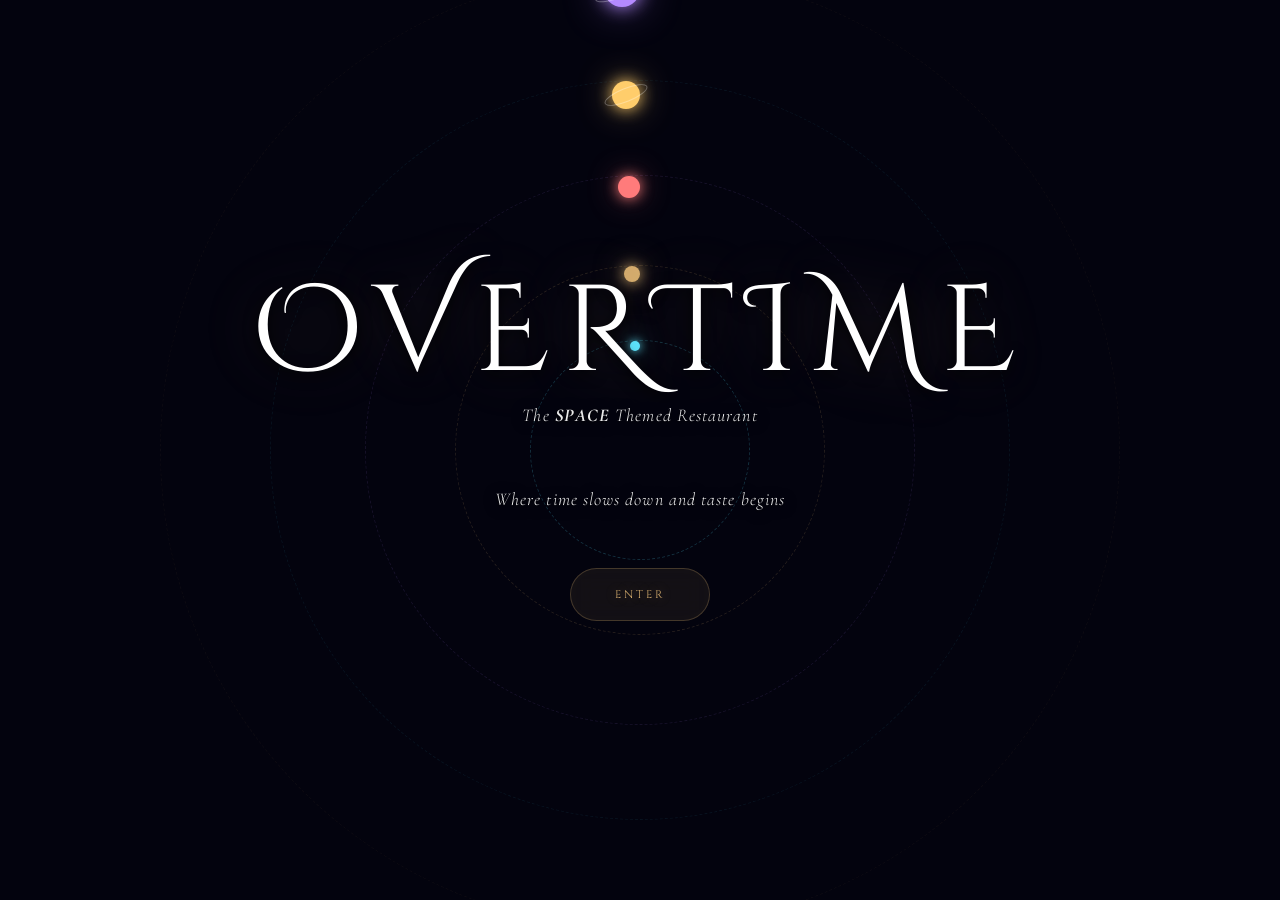
<file: index.html>
<!DOCTYPE html>

<html>

<head>
    <title>Overtime</title>
    <link rel="stylesheet" href="style.css">
    <meta name="viewport" content="width=device-width, initial-scale=1.0">
</head>

<body class="welcome-page">


    <!-- SPACE ORBITS -->
    <div class="space-bg">

        <div class="orbit orbit1">
            <div class="planet p1"></div>
        </div>
        <div class="orbit orbit2">
            <div class="planet p2"></div>
        </div>
        <div class="orbit orbit3">
            <div class="planet p3"></div>
        </div>
        <div class="orbit orbit4">
            <div class="planet p4"></div>
        </div>
        <div class="orbit orbit5">
            <div class="planet p5"></div>
        </div>

    </div>

    <!-- STARS -->
    <div class="stars"></div>

    <!-- FLOATING PARTICLES -->
    <div class="particles"></div>

    <!-- OVERLAY -->
    <div class="overlay"></div>

    <!-- MAIN CONTENT -->
    <div class="welcome-container">
        <h1>Overtime</h1>
        <p>The <b>SPACE</b> Themed Restaurant</p>
        <p>Where time slows down and taste begins</p>
        <a href="home.html" class="enter-btn">Enter</a>
    </div>


</body>

</html>
</file>
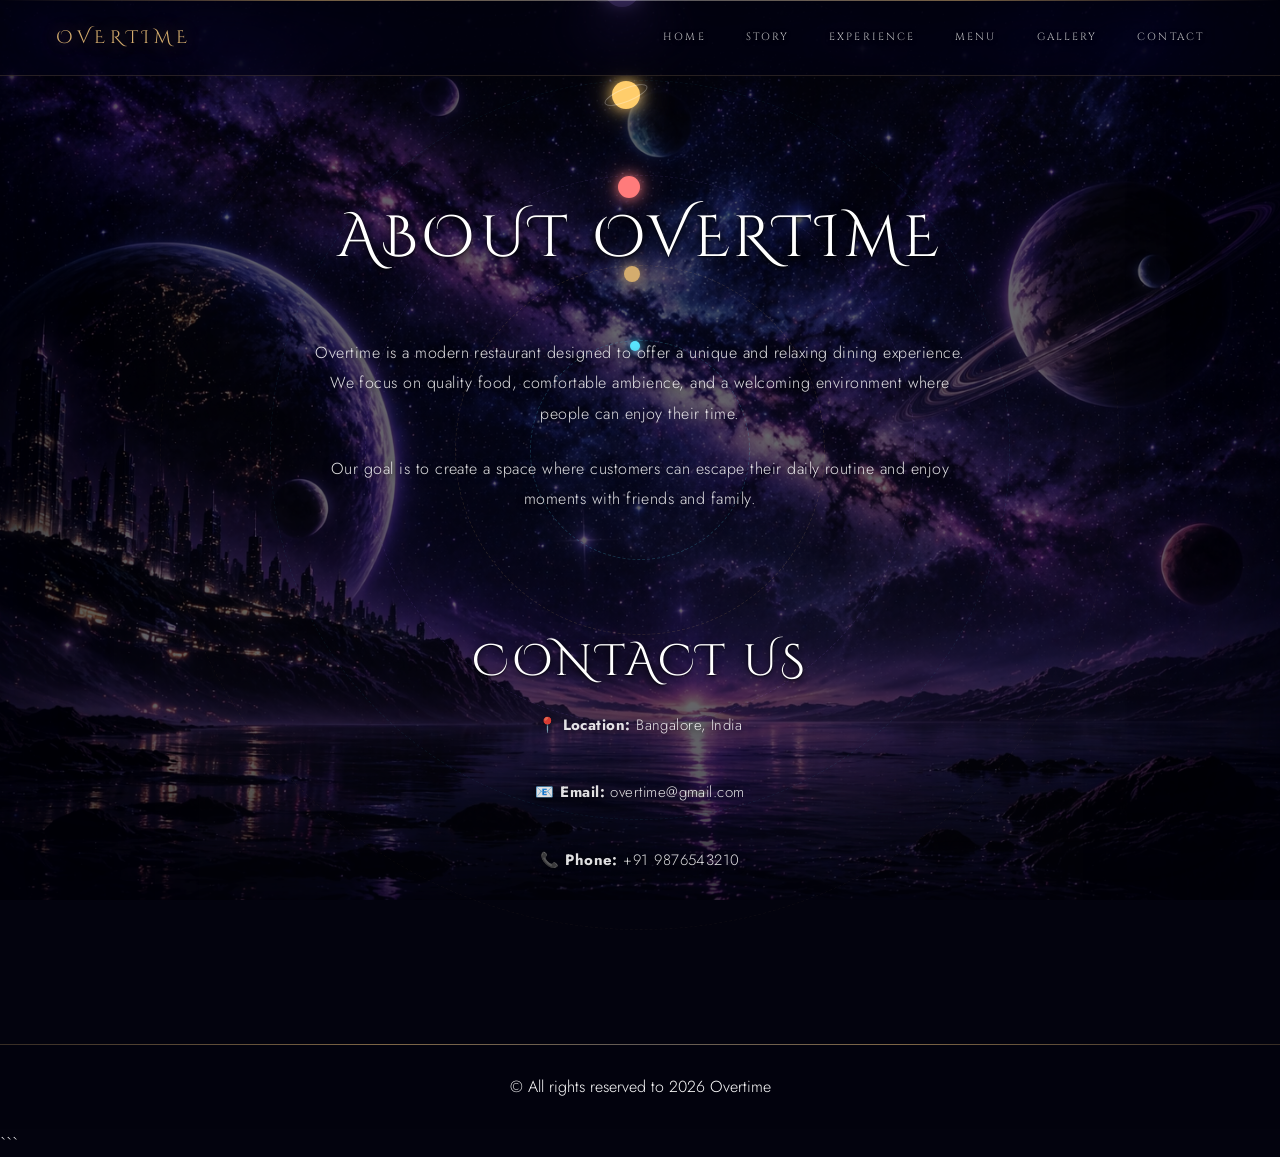
<file: about.html>
<!DOCTYPE html>

<html>

<head>
    <title>Overtime - About</title>
    <link href="https://fonts.googleapis.com/css2?family=Poppins:wght@300;400;600&display=swap" rel="stylesheet">
    <link rel="stylesheet" href="style.css">
    <meta name="viewport" content="width=device-width, initial-scale=1.0">

</head>

<body class="about-page-body">

    ```
    <!-- SPACE BACKGROUND -->
    <div class="space-bg">
        <div class="orbit orbit1">
            <div class="planet p1"></div>
        </div>
        <div class="orbit orbit2">
            <div class="planet p2"></div>
        </div>
        <div class="orbit orbit3">
            <div class="planet p3"></div>
        </div>
        <div class="orbit orbit4">
            <div class="planet p4"></div>
        </div>
        <div class="orbit orbit5">
            <div class="planet p5"></div>
        </div>
    </div>

    <div class="stars"></div>
    <div class="page-bg"></div>
    <div class="overlay"></div>

    <!-- NAVBAR -->
    <header class="navbar">
        <h1 class="logo">Overtime</h1>
        <nav>
            <a href="home.html">Home</a>
            <a href="story.html">Story</a>
            <a href="experience.html">Experience</a>
            <a href="menu.html">Menu</a>
            <a href="gallery.html">Gallery</a>
            <a href="about.html">Contact</a>
        </nav>
    </header>

    <!-- ABOUT -->
    <section class="about-content">

        <h2>About Overtime</h2>

        <p>
            Overtime is a modern restaurant designed to offer a unique and relaxing dining experience. We focus on quality food, comfortable ambience, and a welcoming environment where people can enjoy their time.
        </p>

        <p>
            Our goal is to create a space where customers can escape their daily routine and enjoy moments with friends and family.
        </p>

    </section>

    <!-- CONTACT -->
    <section class="contact-content">

        <h2>Contact Us</h2>

        <p><strong>📍 Location:</strong> Bangalore, India</p>
        <p><strong>📧 Email:</strong> overtime@gmail.com</p>
        <p><strong>📞 Phone:</strong> +91 9876543210</p>

    </section>

    <!-- FOOTER -->
    <footer>
        <p>
            <center>© All rights reserved to 2026 Overtime</center>
        </p>
    </footer>
    ```

</body>

</html>
</file>
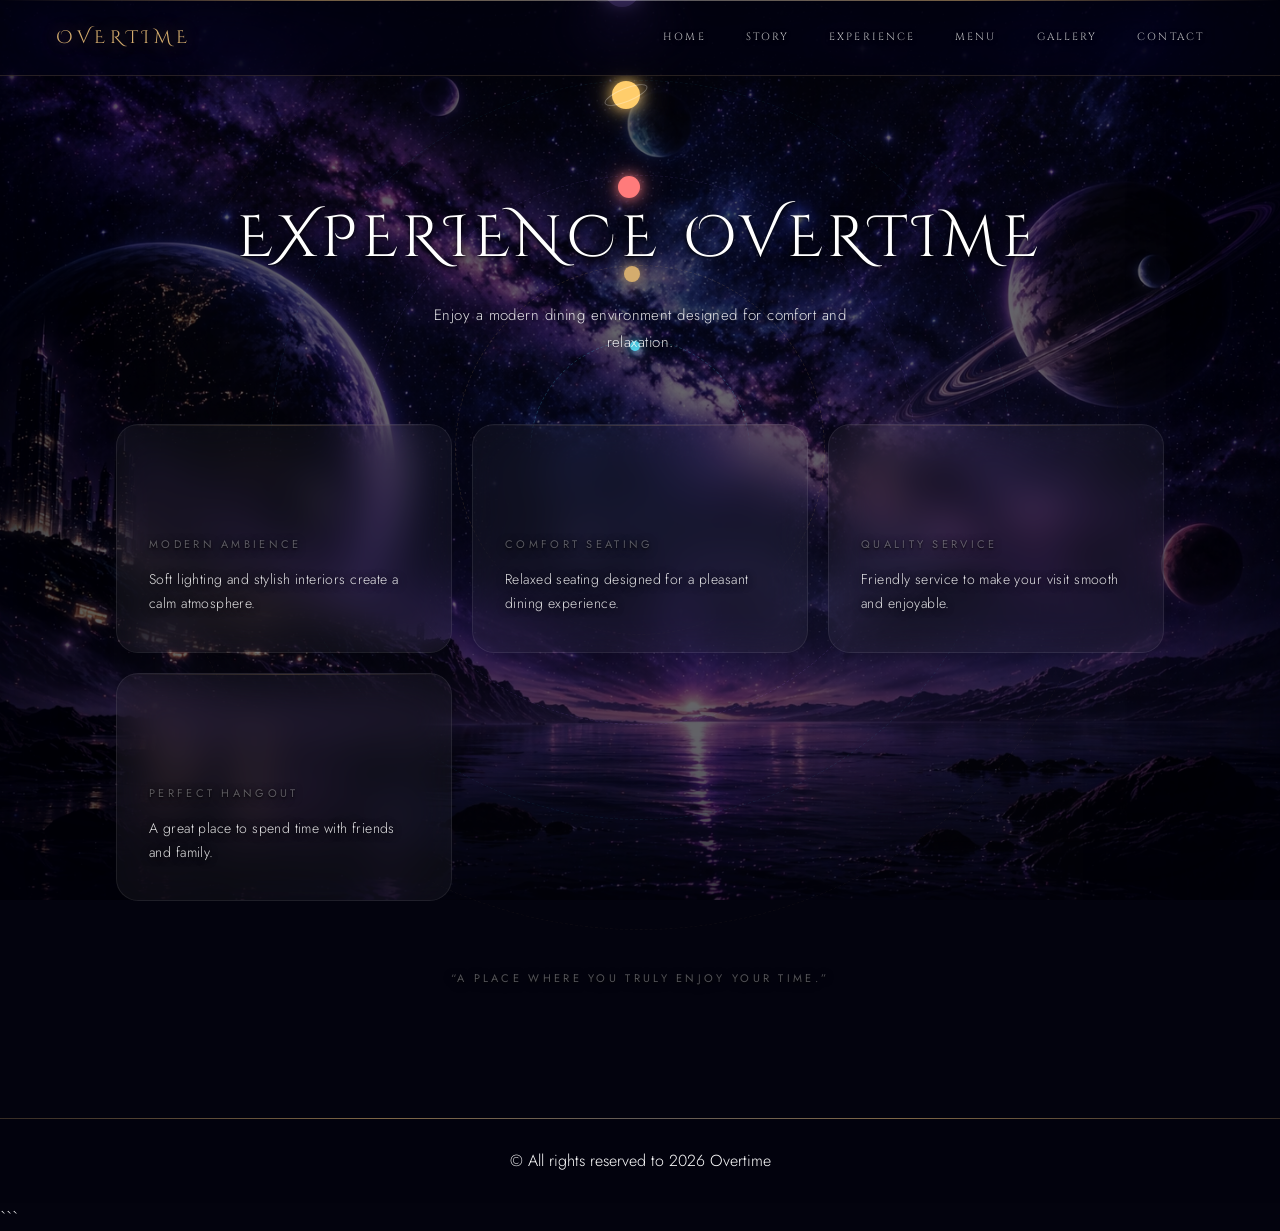
<file: experience.html>
<!DOCTYPE html>

<html>

<head>
    <title>Overtime - Experience</title>


    <!-- FONT -->
    <link href="https://fonts.googleapis.com/css2?family=Poppins:wght@300;400;600&display=swap" rel="stylesheet">

    <link rel="stylesheet" href="style.css">
    <meta name="viewport" content="width=device-width, initial-scale=1.0">

</head>

<body class="experience-page-body">

    ```
    <!-- SPACE BACKGROUND -->
    <div class="space-bg">
        <div class="orbit orbit1">
            <div class="planet p1"></div>
        </div>
        <div class="orbit orbit2">
            <div class="planet p2"></div>
        </div>
        <div class="orbit orbit3">
            <div class="planet p3"></div>
        </div>
        <div class="orbit orbit4">
            <div class="planet p4"></div>
        </div>
        <div class="orbit orbit5">
            <div class="planet p5"></div>
        </div>
    </div>

    <div class="stars"></div>

    <!-- PAGE BACKGROUND -->
    <div class="page-bg"></div>

    <!-- OVERLAY -->
    <div class="overlay"></div>

    <!-- NAVBAR -->
    <header class="navbar">
        <h1 class="logo">Overtime</h1>
        <nav>
            <a href="home.html">Home</a>
            <a href="story.html">Story</a>
            <a href="experience.html">Experience</a>
            <a href="menu.html">Menu</a>
            <a href="gallery.html">Gallery</a>
            <a href="about.html">Contact</a>
        </nav>
    </header>

    <!-- EXPERIENCE CONTENT -->
    <section class="experience-content">

        <h2>Experience Overtime</h2>
        <p>Enjoy a modern dining environment designed for comfort and relaxation.</p>

        <div class="exp-container">

            <div class="exp-card">
                <h3>Modern Ambience</h3>
                <p>Soft lighting and stylish interiors create a calm atmosphere.</p>
            </div>

            <div class="exp-card">
                <h3>Comfort Seating</h3>
                <p>Relaxed seating designed for a pleasant dining experience.</p>
            </div>

            <div class="exp-card">
                <h3>Quality Service</h3>
                <p>Friendly service to make your visit smooth and enjoyable.</p>
            </div>

            <div class="exp-card">
                <h3>Perfect Hangout</h3>
                <p>A great place to spend time with friends and family.</p>
            </div>

        </div>

        <h3>“A place where you truly enjoy your time.”</h3>

    </section>

    <!-- FOOTER -->
    <footer>
        <p>
            <center>© All rights reserved to 2026 Overtime</center>
        </p>
    </footer>
    ```

</body>

</html>
</file>
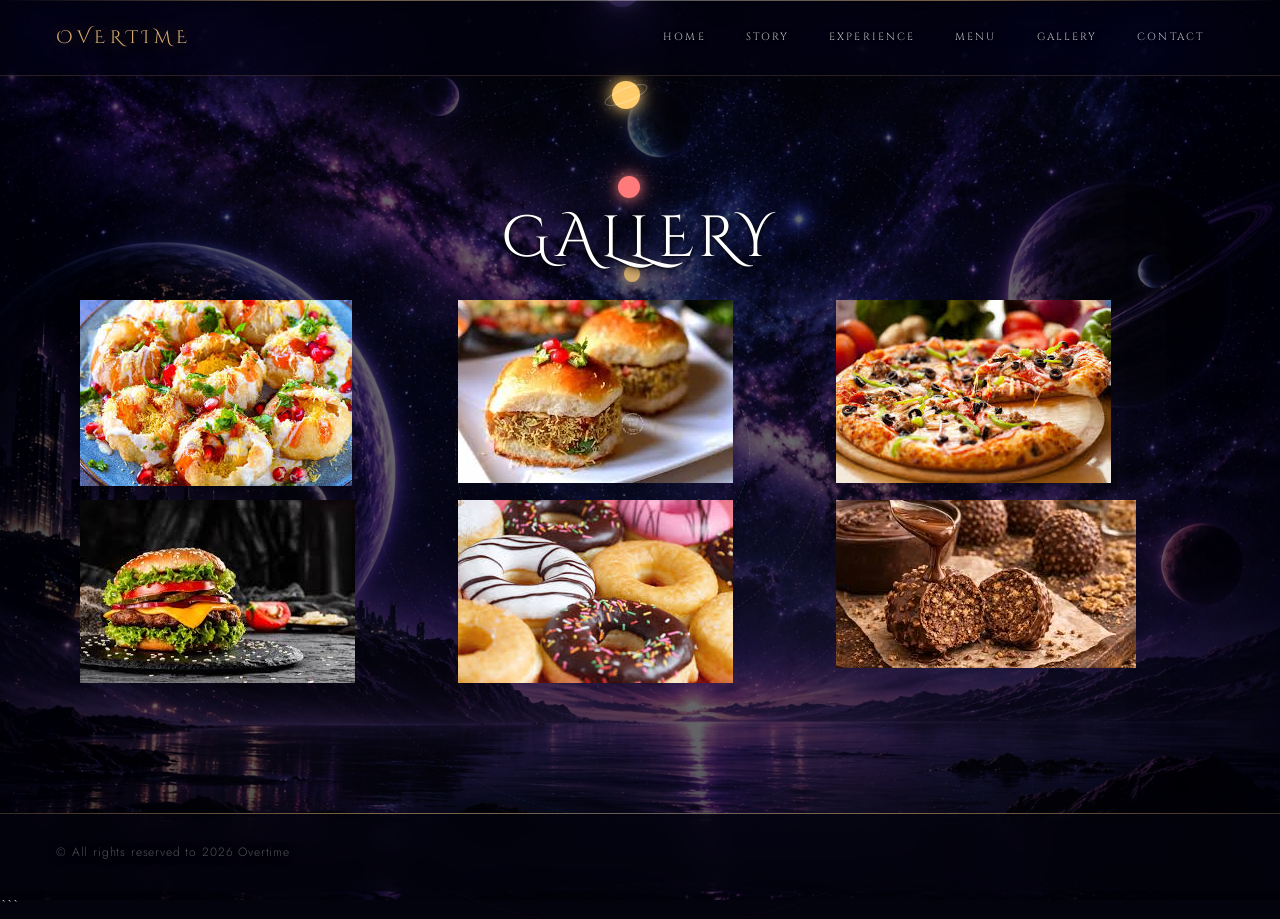
<file: gallery.html>
<!DOCTYPE html>

<html>

<head>
    <title>Overtime - Gallery</title>


    <link href="https://fonts.googleapis.com/css2?family=Poppins:wght@300;400;600&display=swap" rel="stylesheet">
    <link rel="stylesheet" href="style.css">
    <meta name="viewport" content="width=device-width, initial-scale=1.0">

</head>

<body class="gallery-page-body">

    ```
    <!-- SPACE BACKGROUND -->
    <div class="space-bg">
        <div class="orbit orbit1">
            <div class="planet p1"></div>
        </div>
        <div class="orbit orbit2">
            <div class="planet p2"></div>
        </div>
        <div class="orbit orbit3">
            <div class="planet p3"></div>
        </div>
        <div class="orbit orbit4">
            <div class="planet p4"></div>
        </div>
        <div class="orbit orbit5">
            <div class="planet p5"></div>
        </div>
    </div>

    <div class="stars"></div>
    <div class="page-bg"></div>
    <div class="overlay"></div>

    <!-- NAVBAR -->
    <header class="navbar">
        <h1 class="logo">Overtime</h1>
        <nav>
            <a href="home.html">Home</a>
            <a href="story.html">Story</a>
            <a href="experience.html">Experience</a>
            <a href="menu.html">Menu</a>
            <a href="gallery.html">Gallery</a>
            <a href="about.html">Contact</a>
        </nav>
    </header>

    <!-- GALLERY -->
    <section class="gallery-content">

        <h2>Gallery</h2>

        <div class="gallery-grid">

            <img src="images/dahipuri.jfif">
            <img src="images/dabeli.jfif">
            <img src="images/pizza.jfif">
            <img src="images/burger.jfif">
            <img src="images/donut.jfif">
            <img src="images/ferrero.jfif">




        </div>

    </section>

    <footer>
        <p>
            © All rights reserved to 2026 Overtime
        </p>
    </footer>
    ```

</body>

</html>
</file>
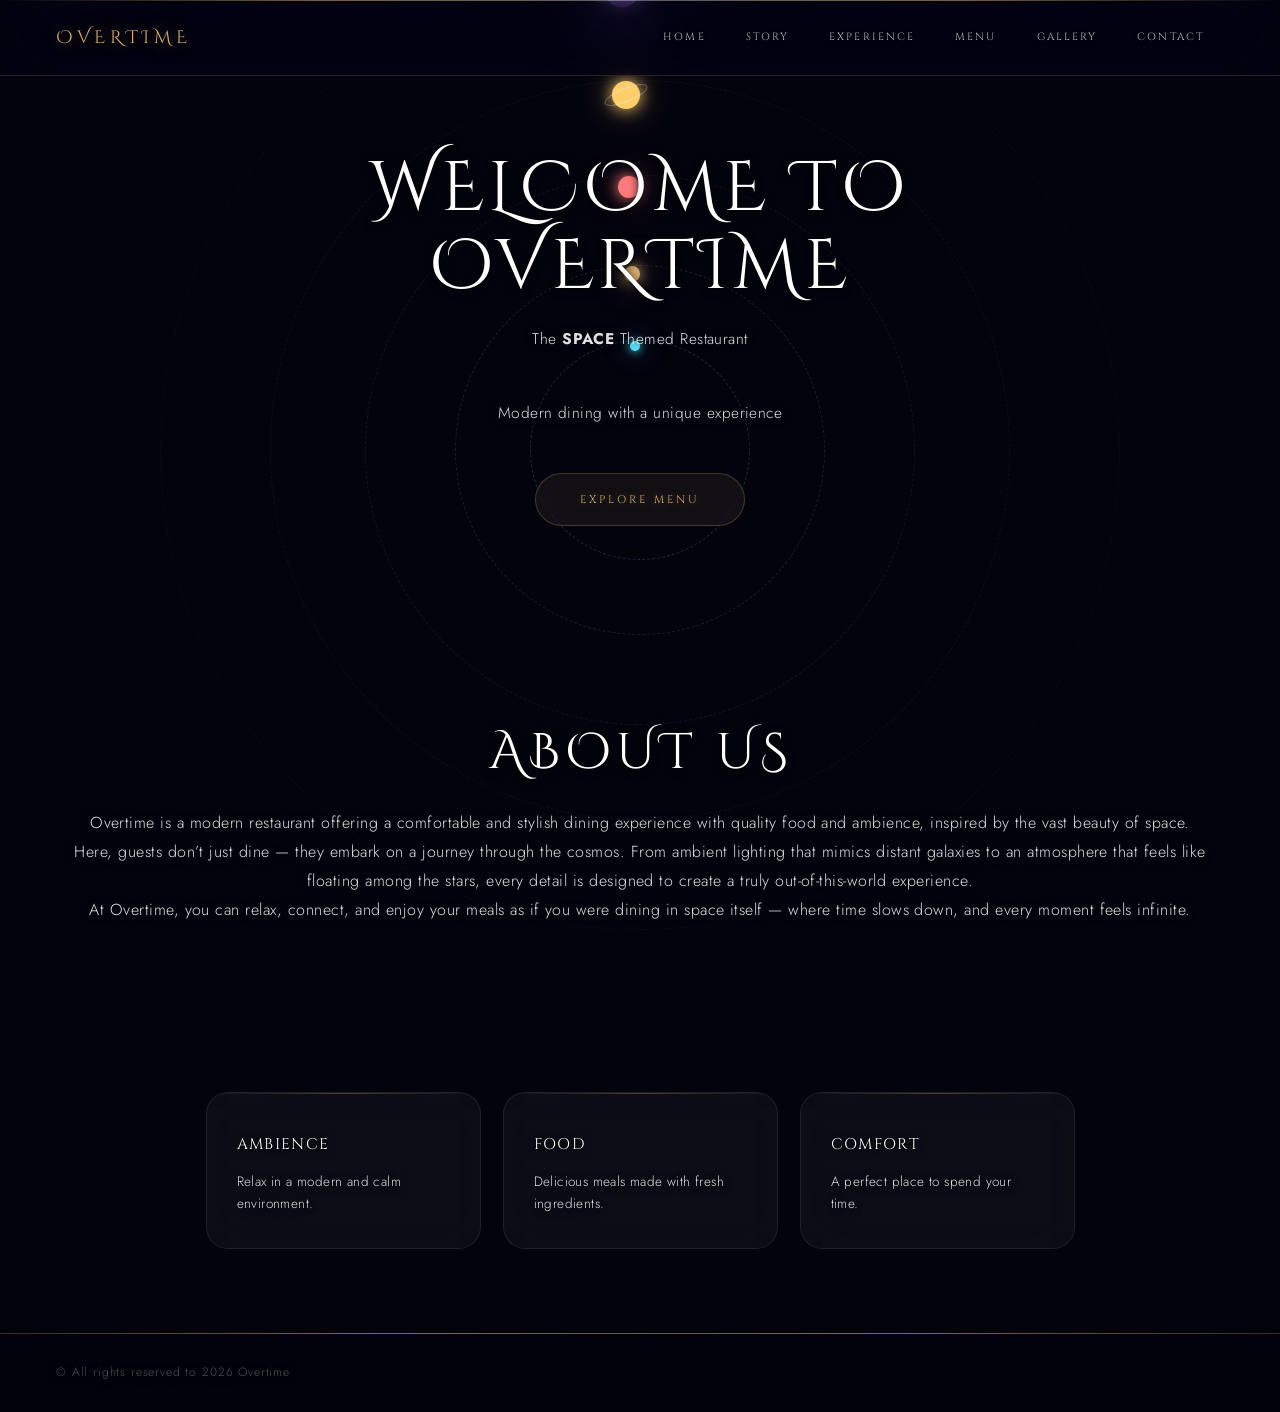
<file: home.html>
<!DOCTYPE html>
<html>

<head>
    <title>Overtime - Home</title>

    <!-- FONT -->
    <link href="https://fonts.googleapis.com/css2?family=Poppins:wght@300;400;600&display=swap" rel="stylesheet">

    <link rel="stylesheet" href="style.css">
    <meta name="viewport" content="width=device-width, initial-scale=1.0">
</head>

<body class="home-page">

    <!-- SPACE BACKGROUND -->
    <div class="space-bg">
        <div class="orbit orbit1">
            <div class="planet p1"></div>
        </div>
        <div class="orbit orbit2">
            <div class="planet p2"></div>
        </div>
        <div class="orbit orbit3">
            <div class="planet p3"></div>
        </div>
        <div class="orbit orbit4">
            <div class="planet p4"></div>
        </div>
        <div class="orbit orbit5">
            <div class="planet p5"></div>
        </div>
    </div>

    <div class="stars"></div>
    <div class="overlay"></div>

    <!-- NAVBAR -->
    <header class="navbar">
        <h1 class="logo">Overtime</h1>
        <nav>
            <a href="home.html">Home</a>
            <a href="story.html">Story</a>
            <a href="experience.html">Experience</a>
            <a href="menu.html">Menu</a>
            <a href="gallery.html">Gallery</a>
            <a href="about.html">Contact</a>
        </nav>
    </header>

    <!-- HERO -->
    <section class="hero">
        <h2>Welcome to Overtime</h2>
        <p>The <b>SPACE</b> Themed Restaurant</p>
        <p>Modern dining with a unique experience</p>
        <a href="menu.html" class="enter-btn">Explore Menu</a>
    </section>

    <!-- ABOUT -->
    <section>
        <h2>About Us</h2>
        <p>
            Overtime is a modern restaurant offering a comfortable and stylish dining experience with quality food and ambience, inspired by the vast beauty of space. </p>

        <p>Here, guests don’t just dine — they embark on a journey through the cosmos. From ambient lighting that mimics distant galaxies to an atmosphere that feels like floating among the stars, every detail is designed to create a truly out-of-this-world
            experience.
        </p>

        <p>At Overtime, you can relax, connect, and enjoy your meals as if you were dining in space itself — where time slows down, and every moment feels infinite.
        </p>
    </section>

    <!-- HIGHLIGHTS -->
    <section class="highlights">
        <div class="card">
            <h3>Ambience</h3>
            <p>Relax in a modern and calm environment.</p>
        </div>

        <div class="card">
            <h3>Food</h3>
            <p>Delicious meals made with fresh ingredients.</p>
        </div>

        <div class="card">
            <h3>Comfort</h3>
            <p>A perfect place to spend your time.</p>
        </div>
    </section>

    <!-- FOOTER -->
    <footer>
        <p>
            © All rights reserved to 2026 Overtime
        </p>
    </footer>


</body>

</html>
</file>
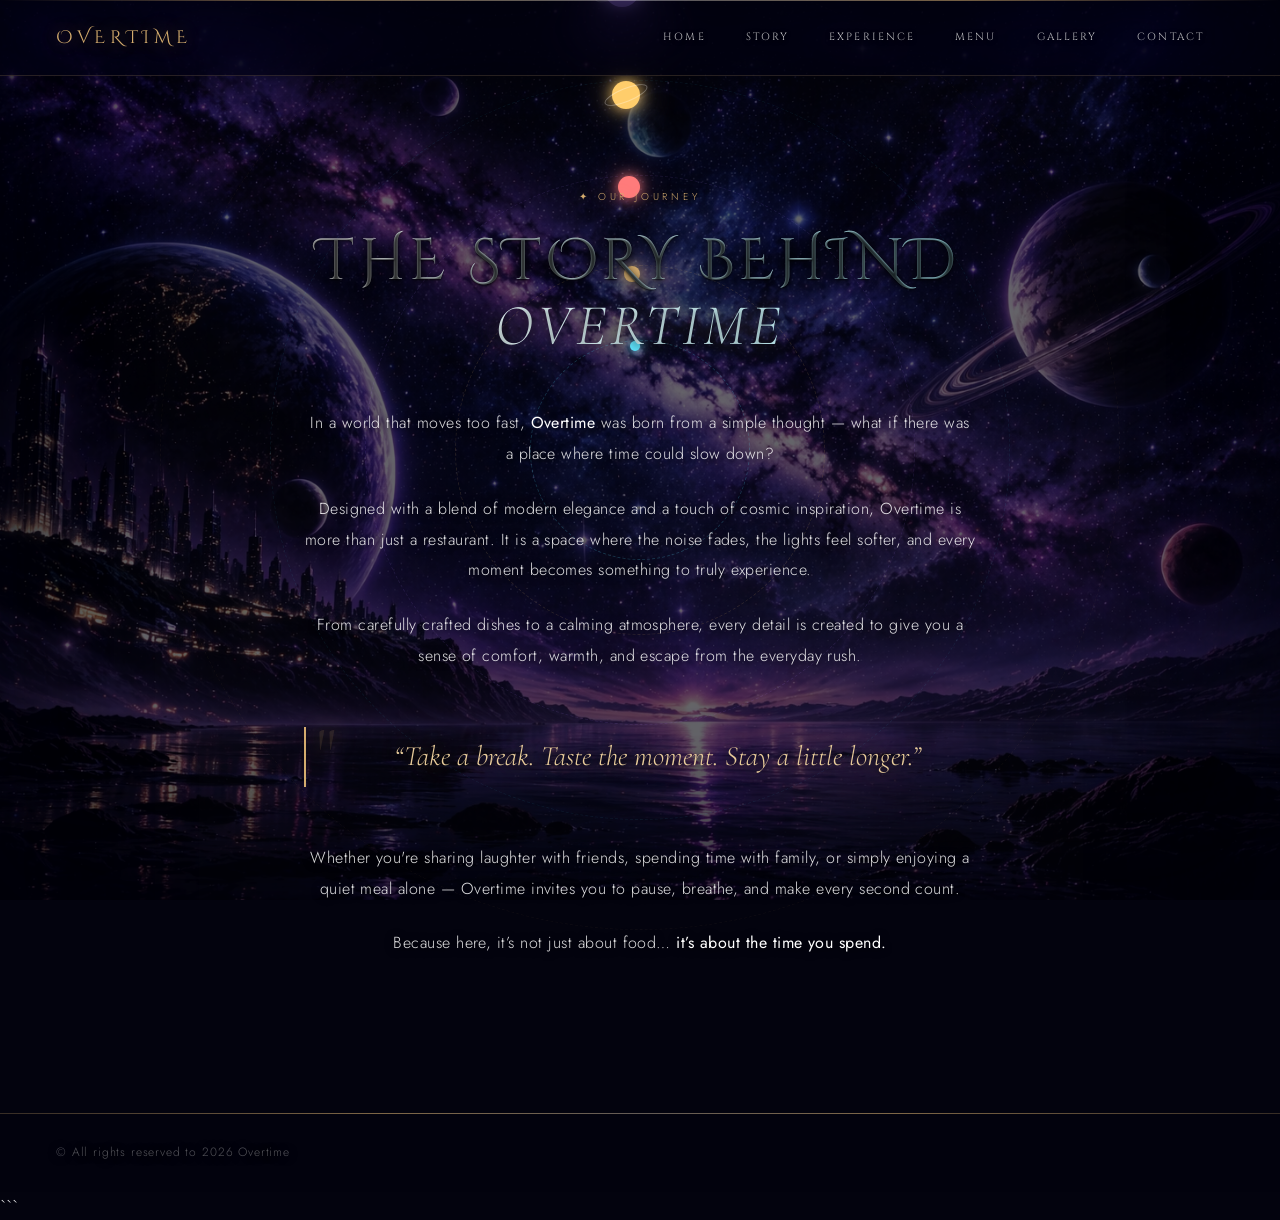
<file: story.html>
<!DOCTYPE html>

<html>

<head>
    <title>Overtime - Story</title>


    <!-- FONT -->
    <link href="https://fonts.googleapis.com/css2?family=Poppins:wght@300;400;600&display=swap" rel="stylesheet">

    <link rel="stylesheet" href="style.css">
    <meta name="viewport" content="width=device-width, initial-scale=1.0">

</head>

<body class="story-page-body">

    ```
    <!-- SPACE BACKGROUND -->
    <div class="space-bg">
        <div class="orbit orbit1">
            <div class="planet p1"></div>
        </div>
        <div class="orbit orbit2">
            <div class="planet p2"></div>
        </div>
        <div class="orbit orbit3">
            <div class="planet p3"></div>
        </div>
        <div class="orbit orbit4">
            <div class="planet p4"></div>
        </div>
        <div class="orbit orbit5">
            <div class="planet p5"></div>
        </div>
    </div>

    <div class="stars"></div>

    <!-- PAGE BACKGROUND IMAGE -->
    <div class="page-bg"></div>

    <!-- OVERLAY -->
    <div class="overlay"></div>

    <!-- NAVBAR -->
    <header class="navbar">
        <h1 class="logo">Overtime</h1>
        <nav>
            <a href="home.html">Home</a>
            <a href="story.html">Story</a>
            <a href="experience.html">Experience</a>
            <a href="menu.html">Menu</a>
            <a href="gallery.html">Gallery</a>
            <a href="about.html">Contact</a>
        </nav>
    </header>

    <!-- STORY CONTENT -->
    <!-- STORY CONTENT -->
    <section class="story-content">

        <span class="page-tag">✦ Our Journey</span>

        <h2 class="animated-heading glow-heading heading-reveal">
            The Story Behind <em>Overtime</em>
        </h2>

        <p>
            In a world that moves too fast, <strong>Overtime</strong> was born from a simple thought — what if there was a place where time could slow down?
        </p>

        <p>
            Designed with a blend of modern elegance and a touch of cosmic inspiration, Overtime is more than just a restaurant. It is a space where the noise fades, the lights feel softer, and every moment becomes something to truly experience.
        </p>

        <p>
            From carefully crafted dishes to a calming atmosphere, every detail is created to give you a sense of comfort, warmth, and escape from the everyday rush.
        </p>

        <div class="pull-quote">
            “Take a break. Taste the moment. Stay a little longer.”
        </div>

        <p>
            Whether you're sharing laughter with friends, spending time with family, or simply enjoying a quiet meal alone — Overtime invites you to pause, breathe, and make every second count.
        </p>

        <p>
            Because here, it’s not just about food…
            <strong>it’s about the time you spend.</strong>
        </p>

    </section>

    <!-- FOOTER -->
    <footer>
        <p>
            © All rights reserved to 2026 Overtime
        </p>
    </footer>
    ```

</body>

</html>
</file>
<file: style.css>
/* ============================================================
   COSMIC TABLE — Space Restaurant
   Ultimate Enhancement: luxury dark cosmos · gold accents
   visible bg · orbiting planets · crisp white typography
   ============================================================ */

@import url('https://fonts.googleapis.com/css2?family=Cinzel+Decorative:wght@400;700&family=Cinzel:wght@300;400;600&family=Cormorant+Garamond:ital,wght@0,300;0,400;1,300;1,400&family=Jost:ital,wght@0,200;0,300;0,400;1,200;1,300&display=swap');

/* ==========================================================
   DESIGN TOKENS
   ========================================================== */

:root {
    /* palette */
    --void: #03030e;
    --deep: #07071a;
    --surface: rgba(255, 255, 255, 0.045);
    --surface-md: rgba(255, 255, 255, 0.07);
    --surface-hi: rgba(255, 255, 255, 0.10);
    --gold: #d4ac6e;
    --gold-lt: #e8cc9a;
    --gold-dk: #a07840;
    --gold-dim: rgba(212, 172, 110, 0.13);
    --gold-glow: rgba(212, 172, 110, 0.45);
    --gold-ring: rgba(212, 172, 110, 0.25);
    --cyan: #5ae4ff;
    --coral: #ff7b7b;
    --amber: #ffcd6b;
    --purple: #b48aff;
    --green: #5effc2;
    --border: rgba(255, 255, 255, 0.08);
    --border-gold: rgba(212, 172, 110, 0.22);
    --border-hi: rgba(212, 172, 110, 0.40);
    /* text — all full-white based */
    --t1: #ffffff;
    --t2: rgba(255, 255, 255, 0.88);
    --t3: rgba(255, 255, 255, 0.55);
    --t4: rgba(255, 255, 255, 0.32);
    /* shadows for legibility */
    --ts-h: 0 2px 8px rgba(0, 0, 0, 0.92), 0 1px 2px rgba(0, 0, 0, 0.75);
    --ts-p: 0 1px 8px rgba(0, 0, 0, 0.88);
    --ts-g: 0 0 24px var(--gold-glow), 0 2px 8px rgba(0, 0, 0, 0.8);
    /* type */
    --fd: 'Cinzel', Georgia, serif;
    --fdc: 'Cinzel Decorative', serif;
    --fc: 'Cormorant Garamond', Georgia, serif;
    --fb: 'Jost', sans-serif;
    /* easing */
    --ease: cubic-bezier(0.25, 0.46, 0.45, 0.94);
    --ease-o: cubic-bezier(0.0, 0.0, 0.2, 1);
    --ease-b: cubic-bezier(0.34, 1.56, 0.64, 1);
}


/* ==========================================================
   RESET
   ========================================================== */

*,
*::before,
*::after {
    box-sizing: border-box;
    margin: 0;
    padding: 0
}

html {
    scroll-behavior: smooth
}

body {
    font-family: var(--fb);
    font-weight: 300;
    color: var(--t1);
    background: var(--void);
    line-height: 1.75;
    -webkit-font-smoothing: antialiased;
    overflow-x: hidden;
}

::selection {
    background: rgba(212, 172, 110, 0.28);
    color: #fff
}

::-webkit-scrollbar {
    width: 3px
}

::-webkit-scrollbar-track {
    background: var(--void)
}

::-webkit-scrollbar-thumb {
    background: rgba(212, 172, 110, 0.3);
    border-radius: 2px
}


/* ==========================================================
   GLOBAL TEXT — crisp, legible, shadowed over any bg
   ========================================================== */

h1,
h2,
h3,
h4,
h5,
h6 {
    color: var(--t1);
    font-weight: 400;
    letter-spacing: 0.06em;
    text-shadow: var(--ts-h);
}

p {
    color: var(--t2);
    font-weight: 300;
    letter-spacing: 0.03em;
    line-height: 1.82;
    text-shadow: var(--ts-p);
}

a {
    text-decoration: none;
    transition: color 0.3s var(--ease)
}


/* ==========================================================
   BACKGROUND — WELCOME PAGE
   Image fully visible, breathing gently, soft edge vignette
   ========================================================== */

.welcome-page {
    position: relative;
    min-height: 100vh;
    display: flex;
    align-items: center;
    justify-content: center;
    text-align: center;
    overflow: hidden;
}

.welcome-page .bg-image {
    position: absolute;
    inset: 0;
    background: url('images/home.png') center/cover no-repeat;
    opacity: 1;
    filter: saturate(1.05) brightness(0.82);
    transform: scale(1.04);
    z-index: 0;
    animation: bg-breathe 16s ease-in-out infinite alternate;
}

@keyframes bg-breathe {
    0% {
        filter: saturate(1.0) brightness(0.80);
        transform: scale(1.04)
    }
    100% {
        filter: saturate(1.1) brightness(0.87);
        transform: scale(1.09)
    }
}

.welcome-page .bg-vignette {
    position: absolute;
    inset: 0;
    z-index: 1;
    /* only darken bottom 35% so the image reads above the text area */
    background: radial-gradient(ellipse 110% 45% at 50% 118%, rgba(3, 3, 14, 0.80) 0%, transparent 100%), radial-gradient(ellipse 55% 20% at 50% -5%, rgba(3, 3, 14, 0.40) 0%, transparent 100%), radial-gradient(ellipse 25% 80% at -3% 50%, rgba(3, 3, 14, 0.25) 0%, transparent 60%), radial-gradient(ellipse 25% 80% at 103% 50%, rgba(3, 3, 14, 0.25) 0%, transparent 60%);
}


/* ==========================================================
   BACKGROUND — ALL INNER PAGES
   Full-opacity image + translucent dark wash on top
   ========================================================== */

.page-bg {
    position: fixed;
    inset: 0;
    z-index: 0;
    pointer-events: none;
}

.page-bg::before {
    content: '';
    position: absolute;
    inset: 0;
    background: url('images/home.png') center/cover no-repeat;
    opacity: 1;
    filter: saturate(0.9) brightness(0.75);
}

.page-bg::after {
    content: '';
    position: absolute;
    inset: 0;
    background: rgba(3, 3, 14, 0.48);
    box-shadow: inset 0 0 140px rgba(3, 3, 14, 0.38), inset 0 -90px 110px rgba(3, 3, 14, 0.32), inset 0 90px 110px rgba(3, 3, 14, 0.22);
}

.menu-page-body .page-bg::before {
    background: url('images/menu.jpg') center/cover no-repeat
}

.gallery-page-body .page-bg::before {
    background: url('images/home.png') center/cover no-repeat
}


/* ==========================================================
   STAR FIELD — dense, twinkling, colour-tinted
   ========================================================== */

.stars {
    position: fixed;
    inset: 0;
    z-index: 0;
    pointer-events: none;
    overflow: hidden;
}

.stars::before {
    content: '';
    position: absolute;
    inset: 0;
    background-image: radial-gradient(1.5px 1.5px at 5% 10%, #fff 0%, transparent 0%), radial-gradient(1px 1px at 13% 31%, rgba(255, 255, 255, .80) 0%, transparent 0%), radial-gradient(2px 2px at 21% 67%, rgba(255, 255, 255, .60) 0%, transparent 0%), radial-gradient(1px 1px at 29% 14%, rgba(255, 255, 255, .85) 0%, transparent 0%), radial-gradient(1.5px 1.5px at 37% 82%, rgba(255, 255, 255, .70) 0%, transparent 0%), radial-gradient(1px 1px at 45% 44%, #fff 0%, transparent 0%), radial-gradient(2px 2px at 52% 21%, rgba(255, 255, 255, .65) 0%, transparent 0%), radial-gradient(1px 1px at 60% 57%, rgba(255, 255, 255, .80) 0%, transparent 0%), radial-gradient(1.5px 1.5px at 68% 8%, rgba(255, 255, 255, .75) 0%, transparent 0%), radial-gradient(1px 1px at 76% 73%, rgba(255, 255, 255, .90) 0%, transparent 0%), radial-gradient(1px 1px at 83% 39%, rgba(255, 255, 255, .65) 0%, transparent 0%), radial-gradient(2px 2px at 90% 89%, rgba(255, 255, 255, .70) 0%, transparent 0%), radial-gradient(1px 1px at 96% 27%, rgba(255, 255, 255, .80) 0%, transparent 0%), radial-gradient(1px 1px at 2% 54%, rgba(255, 255, 255, .55) 0%, transparent 0%), radial-gradient(1.5px 1.5px at 11% 91%, rgba(255, 255, 255, .70) 0%, transparent 0%), /* coloured accent stars */
    radial-gradient(1.5px 1.5px at 42% 4%, rgba(212, 172, 110, .90) 0%, transparent 0%), radial-gradient(1px 1px at 57% 87%, rgba(90, 228, 255, .80) 0%, transparent 0%), radial-gradient(1.5px 1.5px at 72% 49%, rgba(180, 138, 255, .70) 0%, transparent 0%), radial-gradient(1px 1px at 24% 35%, rgba(255, 255, 255, .55) 0%, transparent 0%), radial-gradient(1px 1px at 49% 62%, rgba(212, 172, 110, .50) 0%, transparent 0%), radial-gradient(2px 2px at 85% 15%, rgba(255, 255, 255, .85) 0%, transparent 0%), radial-gradient(1px 1px at 65% 95%, rgba(255, 255, 255, .60) 0%, transparent 0%), radial-gradient(1px 1px at 33% 78%, rgba(255, 255, 255, .50) 0%, transparent 0%), radial-gradient(1.5px 1.5px at 78% 22%, rgba(90, 228, 255, .55) 0%, transparent 0%), radial-gradient(1px 1px at 7% 43%, rgba(255, 255, 255, .65) 0%, transparent 0%);
    animation: tw1 3.5s ease-in-out infinite alternate;
}

.stars::after {
    content: '';
    position: absolute;
    inset: 0;
    background-image: radial-gradient(1px 1px at 19% 6%, rgba(255, 255, 255, .85) 0%, transparent 0%), radial-gradient(1.5px 1.5px at 35% 52%, rgba(212, 172, 110, .75) 0%, transparent 0%), radial-gradient(1px 1px at 54% 71%, rgba(255, 255, 255, .65) 0%, transparent 0%), radial-gradient(1px 1px at 71% 18%, #fff 0%, transparent 0%), radial-gradient(2px 2px at 88% 84%, rgba(180, 138, 255, .60) 0%, transparent 0%), radial-gradient(1px 1px at 12% 62%, rgba(255, 255, 255, .75) 0%, transparent 0%), radial-gradient(1.5px 1.5px at 41% 29%, rgba(90, 228, 255, .50) 0%, transparent 0%), radial-gradient(1px 1px at 63% 93%, rgba(255, 255, 255, .65) 0%, transparent 0%), radial-gradient(1px 1px at 91% 44%, rgba(212, 172, 110, .60) 0%, transparent 0%), radial-gradient(2px 2px at 27% 85%, rgba(255, 255, 255, .45) 0%, transparent 0%), radial-gradient(1px 1px at 79% 28%, rgba(255, 255, 255, .80) 0%, transparent 0%), radial-gradient(1.5px 1.5px at 5% 41%, rgba(255, 255, 255, .60) 0%, transparent 0%), radial-gradient(1px 1px at 47% 17%, rgba(212, 172, 110, .45) 0%, transparent 0%), radial-gradient(1px 1px at 93% 72%, rgba(90, 228, 255, .45) 0%, transparent 0%);
    animation: tw2 5.5s ease-in-out infinite alternate;
    animation-delay: 1.8s;
}

@keyframes tw1 {
    0% {
        opacity: .55
    }
    100% {
        opacity: 1
    }
}

@keyframes tw2 {
    0% {
        opacity: .75
    }
    100% {
        opacity: .35
    }
}


/* ==========================================================
   NEBULA GLOW — deep colour clouds
   ========================================================== */

.nebula {
    position: fixed;
    inset: 0;
    z-index: 0;
    pointer-events: none;
    overflow: hidden;
}

.nebula::before {
    content: '';
    position: absolute;
    width: 90vw;
    height: 90vw;
    top: -28vw;
    right: -22vw;
    border-radius: 50%;
    background: radial-gradient(ellipse, rgba(160, 100, 255, 0.09) 0%, transparent 65%);
    animation: nebula-drift 22s ease-in-out infinite alternate;
}

.nebula::after {
    content: '';
    position: absolute;
    width: 75vw;
    height: 75vw;
    bottom: -18vw;
    left: -18vw;
    border-radius: 50%;
    background: radial-gradient(ellipse, rgba(90, 228, 255, 0.08) 0%, transparent 65%);
    animation: nebula-drift 30s ease-in-out infinite alternate-reverse;
}


/* third soft amber cloud */

.nebula-extra {
    position: fixed;
    width: 60vw;
    height: 60vw;
    top: 20%;
    left: 30%;
    border-radius: 50%;
    background: radial-gradient(ellipse, rgba(212, 172, 110, 0.05) 0%, transparent 60%);
    pointer-events: none;
    z-index: 0;
    animation: nebula-drift 38s ease-in-out infinite alternate;
    animation-delay: 5s;
}

@keyframes nebula-drift {
    0% {
        transform: scale(1) translate(0, 0)
    }
    100% {
        transform: scale(1.20) translate(3vw, 5vh)
    }
}


/* ==========================================================
   ORBIT SYSTEM — planets revolving around viewport centre
   ========================================================== */

.space-bg {
    position: fixed;
    inset: 0;
    z-index: 1;
    pointer-events: none;
    display: flex;
    align-items: center;
    justify-content: center;
}

.orbit-hub {
    position: absolute;
    top: 50%;
    left: 50%;
    width: 0;
    height: 0;
    transform: translate(-50%, -50%);
}

.orbit {
    position: absolute;
    top: 50%;
    left: 50%;
    border-radius: 50%;
    transform: translate(-50%, -50%);
}


/* sizes */

.orbit1 {
    width: 220px;
    height: 220px;
    border: 1px dashed rgba(90, 228, 255, 0.20)
}

.orbit2 {
    width: 370px;
    height: 370px;
    border: 1px dashed rgba(212, 172, 110, 0.16)
}

.orbit3 {
    width: 550px;
    height: 550px;
    border: 1px dashed rgba(180, 138, 255, 0.11)
}

.orbit4 {
    width: 740px;
    height: 740px;
    border: 1px dashed rgba(90, 228, 255, 0.07)
}

.orbit5 {
    width: 960px;
    height: 960px;
    border: 1px dashed rgba(212, 172, 110, 0.05)
}


/* individual spin speeds + directions */

.orbit1 {
    animation: orbit-spin 18s linear infinite
}

.orbit2 {
    animation: orbit-spin 30s linear infinite reverse
}

.orbit3 {
    animation: orbit-spin 44s linear infinite
}

.orbit4 {
    animation: orbit-spin 62s linear infinite reverse
}

.orbit5 {
    animation: orbit-spin 86s linear infinite
}

@keyframes orbit-spin {
    from {
        transform: translate(-50%, -50%) rotate(0deg)
    }
    to {
        transform: translate(-50%, -50%) rotate(360deg)
    }
}


/* planet dots at 12-o-clock of each orbit */

.planet {
    position: absolute;
    top: 0;
    left: 50%;
    border-radius: 50%;
    transform: translateX(-50%);
}

.p1 {
    width: 10px;
    height: 10px;
    margin-left: -5px;
    background: var(--cyan);
    box-shadow: 0 0 10px var(--cyan), 0 0 24px rgba(90, 228, 255, 0.55)
}

.p2 {
    width: 16px;
    height: 16px;
    margin-left: -8px;
    background: var(--gold);
    box-shadow: 0 0 14px var(--gold), 0 0 30px rgba(212, 172, 110, 0.55)
}

.p3 {
    width: 22px;
    height: 22px;
    margin-left: -11px;
    background: var(--coral);
    box-shadow: 0 0 14px var(--coral), 0 0 32px rgba(255, 123, 123, 0.45)
}

.p4 {
    width: 28px;
    height: 28px;
    margin-left: -14px;
    background: var(--amber);
    box-shadow: 0 0 16px var(--amber), 0 0 36px rgba(255, 205, 107, 0.45)
}

.p5 {
    width: 36px;
    height: 36px;
    margin-left: -18px;
    background: var(--purple);
    box-shadow: 0 0 18px var(--purple), 0 0 44px rgba(180, 138, 255, 0.45)
}


/* rings on larger planets */

.p4::after,
.p5::after {
    content: '';
    position: absolute;
    border-radius: 50%;
    border: 1px solid rgba(255, 255, 255, 0.30);
    top: 50%;
    left: 50%;
    transform: rotate(-22deg);
}

.p4::after {
    width: 46px;
    height: 14px;
    margin: -7px 0 0 -23px
}

.p5::after {
    width: 58px;
    height: 16px;
    margin: -8px 0 0 -29px
}


/* ==========================================================
   SHOOTING STARS
   ========================================================== */

.shooting-star {
    position: fixed;
    top: 8%;
    left: -5%;
    width: 2px;
    height: 2px;
    border-radius: 50%;
    background: white;
    z-index: 1;
    pointer-events: none;
}

.shooting-star::after {
    content: '';
    position: absolute;
    top: 50%;
    left: 0;
    width: 140px;
    height: 1px;
    background: linear-gradient(to left, rgba(255, 255, 255, 0.95), transparent);
    transform: translateY(-50%);
}

.shooting-star {
    animation: shoot 10s ease-out 2s infinite
}

.shooting-star:nth-child(2) {
    top: 30%;
    animation-delay: 5s;
    animation-duration: 12s
}

.shooting-star:nth-child(3) {
    top: 55%;
    animation-delay: 8.5s;
    animation-duration: 9s
}

@keyframes shoot {
    0% {
        transform: translate(0, 0) rotate(18deg);
        opacity: 1
    }
    80% {
        opacity: 1
    }
    100% {
        transform: translate(118vw, 34vh) rotate(18deg);
        opacity: 0
    }
}


/* ==========================================================
   NAVBAR — Cinzel serif, shimmer top line, italic hover
   ========================================================== */

.navbar {
    position: fixed;
    top: 0;
    left: 0;
    right: 0;
    z-index: 200;
    display: flex;
    align-items: center;
    justify-content: space-between;
    padding: 0 56px;
    height: 76px;
    background: rgba(3, 3, 14, 0.52);
    backdrop-filter: blur(32px) saturate(2);
    -webkit-backdrop-filter: blur(32px) saturate(2);
    border-bottom: 1px solid rgba(212, 172, 110, 0.18);
}


/* gold shimmer line across the very top */

.navbar::before {
    content: '';
    position: absolute;
    top: 0;
    left: 0;
    right: 0;
    height: 1px;
    background: linear-gradient(90deg, transparent 0%, rgba(212, 172, 110, 0.55) 25%, rgba(255, 255, 255, 0.35) 50%, rgba(212, 172, 110, 0.55) 75%, transparent 100%);
}


/* LOGO */

.logo {
    font-family: var(--fdc);
    font-size: 18px;
    font-weight: 400;
    letter-spacing: 0.26em;
    text-transform: uppercase;
    color: var(--gold);
    text-decoration: none;
    text-shadow: 0 0 18px var(--gold-glow), 0 0 40px rgba(212, 172, 110, 0.25), 0 2px 8px rgba(0, 0, 0, 0.7);
    transition: text-shadow 0.45s var(--ease), letter-spacing 0.45s var(--ease);
    white-space: nowrap;
}

.logo:hover {
    text-shadow: 0 0 28px rgba(212, 172, 110, 0.95), 0 0 60px rgba(212, 172, 110, 0.45);
    letter-spacing: 0.32em;
}


/* NAV WRAPPER */

nav {
    display: flex;
    align-items: center;
    gap: 0
}


/* thin gold separators between items */

.nav-sep {
    width: 1px;
    height: 14px;
    background: linear-gradient(to bottom, transparent, rgba(212, 172, 110, 0.3), transparent);
    flex-shrink: 0;
}


/* NAV LINKS */

nav a {
    font-family: var(--fd);
    font-size: 10.5px;
    font-weight: 400;
    letter-spacing: 0.20em;
    text-transform: uppercase;
    color: rgba(255, 255, 255, 0.72);
    text-decoration: none;
    position: relative;
    padding: 8px 20px;
    transition: color 0.35s var(--ease);
    text-shadow: 0 1px 4px rgba(0, 0, 0, 0.6);
}


/* animated gold underline */

nav a::after {
    content: '';
    position: absolute;
    bottom: 2px;
    left: 20px;
    right: 20px;
    height: 1px;
    background: linear-gradient(90deg, transparent, var(--gold), transparent);
    transform: scaleX(0);
    transform-origin: center;
    transition: transform 0.38s var(--ease);
}


/* small star that pops below on hover */

nav a::before {
    content: '✦';
    position: absolute;
    bottom: -3px;
    left: 50%;
    transform: translateX(-50%) scale(0) rotate(0deg);
    font-size: 5.5px;
    color: var(--gold);
    transition: transform 0.32s var(--ease-b);
    line-height: 1;
}

nav a:hover {
    color: #fff;
    font-style: italic;
    text-shadow: 0 0 16px rgba(255, 255, 255, 0.32), 0 1px 4px rgba(0, 0, 0, 0.5);
}

nav a:hover::after {
    transform: scaleX(1)
}

nav a:hover::before {
    transform: translateX(-50%) scale(1) rotate(15deg)
}


/* ==========================================================
   WELCOME CONTAINER
   ========================================================== */

.welcome-container {
    position: relative;
    z-index: 10;
    padding: 20px;
    max-width: 900px;
    animation: hero-rise 1.4s var(--ease-o) both;
}

@keyframes hero-rise {
    from {
        opacity: 0;
        transform: translateY(44px)
    }
    to {
        opacity: 1;
        transform: translateY(0)
    }
}


/* badge pill */

.welcome-badge {
    display: inline-flex;
    align-items: center;
    gap: 10px;
    font-family: var(--fb);
    font-size: 10px;
    letter-spacing: 0.38em;
    text-transform: uppercase;
    color: var(--gold);
    padding: 8px 24px;
    border: 1px solid var(--gold-ring);
    border-radius: 30px;
    background: var(--gold-dim);
    backdrop-filter: blur(8px);
    margin-bottom: 36px;
    animation: fade-dn 0.9s var(--ease) 0.3s both;
    text-shadow: 0 0 12px rgba(212, 172, 110, 0.45);
}

.welcome-badge .pulse {
    width: 6px;
    height: 6px;
    border-radius: 50%;
    background: var(--gold);
    box-shadow: 0 0 8px var(--gold), 0 0 16px rgba(212, 172, 110, 0.5);
    animation: blink 2s ease-in-out infinite;
    flex-shrink: 0;
}

@keyframes blink {
    0%,
    100% {
        opacity: 1;
        transform: scale(1)
    }
    50% {
        opacity: .3;
        transform: scale(.65)
    }
}


/* H1 */

.welcome-container h1 {
    font-family: var(--fdc);
    font-size: clamp(50px, 10vw, 122px);
    font-weight: 400;
    letter-spacing: 0.12em;
    text-transform: uppercase;
    line-height: 0.9;
    color: #fff;
    text-shadow: 0 3px 14px rgba(0, 0, 0, 0.92), 0 0 60px rgba(212, 172, 110, 0.22), 0 0 120px rgba(212, 172, 110, 0.10);
    margin-bottom: 10px;
    animation: fade-dn 1s var(--ease) 0.5s both;
}

.welcome-container h1 span {
    display: block;
    font-family: var(--fc);
    font-style: italic;
    font-weight: 300;
    font-size: 0.44em;
    letter-spacing: 0.42em;
    color: var(--gold);
    text-shadow: var(--ts-g);
    margin-top: 6px;
}


/* gold divider */

.gold-rule {
    display: flex;
    align-items: center;
    justify-content: center;
    gap: 14px;
    margin: 30px auto;
    animation: expand-rule 1.1s var(--ease) 0.95s both;
}

.gold-rule::before,
.gold-rule::after {
    content: '';
    display: block;
    width: 50px;
    height: 1px;
    background: linear-gradient(90deg, transparent, var(--gold));
}

.gold-rule::after {
    transform: scaleX(-1)
}

.gold-rule-dot {
    width: 5px;
    height: 5px;
    border-radius: 50%;
    background: var(--gold);
    box-shadow: 0 0 10px var(--gold);
}

@keyframes expand-rule {
    from {
        opacity: 0;
        transform: scaleX(0)
    }
    to {
        opacity: 1;
        transform: scaleX(1)
    }
}


/* tagline */

.welcome-container p {
    font-family: var(--fc);
    font-size: 18px;
    font-weight: 300;
    font-style: italic;
    color: rgba(255, 255, 255, 0.92);
    letter-spacing: 0.06em;
    max-width: 500px;
    margin: 0 auto 52px;
    text-shadow: 0 2px 14px rgba(0, 0, 0, 0.92), 0 1px 3px rgba(0, 0, 0, 0.85);
    animation: fade-up 1s var(--ease) 0.75s both;
}


/* ==========================================================
   BUTTONS
   ========================================================== */

.enter-btn {
    display: inline-flex;
    align-items: center;
    gap: 14px;
    padding: 16px 44px;
    border: 1px solid var(--gold-ring);
    background: rgba(212, 172, 110, 0.08);
    backdrop-filter: blur(12px);
    color: var(--gold);
    border-radius: 50px;
    font-family: var(--fd);
    font-size: 11px;
    font-weight: 400;
    letter-spacing: 0.28em;
    text-transform: uppercase;
    text-shadow: 0 0 12px rgba(212, 172, 110, 0.4);
    transition: all 0.45s var(--ease);
    animation: fade-up 1s var(--ease) 1.05s both;
    position: relative;
    overflow: hidden;
    text-decoration: none;
}

.enter-btn::before {
    content: '';
    position: absolute;
    inset: 0;
    background: radial-gradient(ellipse at center, rgba(212, 172, 110, 0.25) 0%, transparent 70%);
    opacity: 0;
    transition: opacity 0.45s var(--ease);
    border-radius: inherit;
}

.enter-btn:hover {
    border-color: var(--gold);
    color: #fff;
    transform: translateY(-3px);
    box-shadow: 0 14px 48px rgba(212, 172, 110, 0.25), 0 0 0 1px rgba(212, 172, 110, 0.2);
    text-shadow: 0 0 14px rgba(255, 255, 255, 0.45);
}

.enter-btn:hover::before {
    opacity: 1
}

.enter-btn .arrow {
    transition: transform 0.3s var(--ease);
    font-size: 17px
}

.enter-btn:hover .arrow {
    transform: translateX(6px)
}


/* ==========================================================
   HOME / HERO
   ========================================================== */

.home-page {
    position: relative;
    min-height: 100vh
}

.hero {
    position: relative;
    z-index: 10;
    padding: 150px 56px 100px;
    text-align: center;
    max-width: 1020px;
    margin: 0 auto;
}

.hero-eyebrow {
    font-family: var(--fb);
    font-size: 10px;
    letter-spacing: 0.38em;
    text-transform: uppercase;
    color: var(--gold);
    display: block;
    margin-bottom: 20px;
    opacity: 0.80;
    text-shadow: 0 0 14px rgba(212, 172, 110, 0.5);
}

.hero h2 {
    font-family: var(--fdc);
    font-size: clamp(36px, 5.5vw, 70px);
    font-weight: 400;
    letter-spacing: 0.08em;
    text-transform: uppercase;
    line-height: 1.12;
    margin-bottom: 18px;
    text-shadow: var(--ts-h);
}

.hero h2 em {
    font-family: var(--fc);
    font-style: italic;
    font-weight: 300;
    font-size: 0.78em;
    color: var(--gold);
    display: block;
    letter-spacing: 0.16em;
    text-shadow: var(--ts-g);
}

.hero p {
    font-size: 15.5px;
    color: var(--t2);
    max-width: 500px;
    margin: 0 auto 46px;
}


/* ==========================================================
   SECTIONS
   ========================================================== */

section {
    position: relative;
    z-index: 10;
    padding: 84px 56px;
    text-align: center;
}

section h2 {
    font-family: var(--fdc);
    font-size: clamp(28px, 4vw, 50px);
    font-weight: 400;
    letter-spacing: 0.10em;
    text-transform: uppercase;
    margin-bottom: 10px;
    text-shadow: var(--ts-h);
}

section h2 em {
    font-family: var(--fc);
    font-style: italic;
    font-weight: 300;
    color: var(--gold);
    text-shadow: var(--ts-g);
}

.section-line {
    display: flex;
    align-items: center;
    justify-content: center;
    gap: 12px;
    margin: 16px auto 52px;
}

.section-line::before,
.section-line::after {
    content: '';
    display: block;
    width: 36px;
    height: 1px;
    background: linear-gradient(90deg, transparent, var(--gold));
}

.section-line::after {
    transform: scaleX(-1)
}

.section-line-star {
    font-size: 9px;
    color: var(--gold);
    opacity: 0.7;
    text-shadow: 0 0 8px var(--gold);
}

.section-sub {
    font-size: 15px;
    color: var(--t2);
    max-width: 440px;
    margin: 0 auto 52px;
}


/* ==========================================================
   CARDS — highlight cards on home page
   ========================================================== */

.highlights {
    display: flex;
    justify-content: center;
    gap: 22px;
    flex-wrap: wrap
}

.card {
    background: var(--surface);
    border: 1px solid var(--border);
    backdrop-filter: blur(24px);
    padding: 38px 30px 32px;
    border-radius: 22px;
    width: 275px;
    transition: all 0.48s var(--ease);
    position: relative;
    overflow: hidden;
    text-align: left;
}


/* top shimmer */

.card::before {
    content: '';
    position: absolute;
    top: 0;
    left: 0;
    right: 0;
    height: 1px;
    background: linear-gradient(90deg, transparent, rgba(212, 172, 110, 0.30), transparent);
}


/* bottom glow on hover */

.card::after {
    content: '';
    position: absolute;
    inset: 0;
    border-radius: inherit;
    box-shadow: inset 0 -60px 60px rgba(212, 172, 110, 0.04);
    opacity: 0;
    transition: opacity 0.48s var(--ease);
}

.card:hover::after {
    opacity: 1
}

.card-icon {
    width: 48px;
    height: 48px;
    border-radius: 14px;
    background: var(--gold-dim);
    border: 1px solid var(--gold-ring);
    display: flex;
    align-items: center;
    justify-content: center;
    margin-bottom: 24px;
    font-size: 22px;
    box-shadow: 0 0 18px rgba(212, 172, 110, 0.15);
}

.card h3 {
    font-family: var(--fd);
    font-size: 15.5px;
    font-weight: 400;
    letter-spacing: 0.09em;
    text-transform: uppercase;
    margin-bottom: 12px;
    color: var(--t1);
    text-shadow: var(--ts-h);
}

.card p {
    font-size: 13.5px;
    color: var(--t2);
    line-height: 1.68;
}

.card:hover {
    background: var(--surface-md);
    border-color: var(--gold-ring);
    transform: translateY(-9px);
    box-shadow: 0 32px 64px rgba(0, 0, 0, 0.55), 0 0 40px rgba(212, 172, 110, 0.08);
}


/* ==========================================================
   STORY PAGE
   ========================================================== */

.story-page-body {
    position: relative
}

.story-content {
    position: relative;
    z-index: 10;
    max-width: 760px;
    margin: 0 auto;
    padding: 160px 44px 130px;
}

.page-tag {
    font-family: var(--fb);
    font-size: 10px;
    letter-spacing: 0.38em;
    text-transform: uppercase;
    color: var(--gold);
    display: block;
    margin-bottom: 24px;
    text-shadow: 0 0 14px rgba(212, 172, 110, 0.45);
}

.story-content h2 {
    font-family: var(--fdc);
    font-size: clamp(32px, 5vw, 58px);
    font-weight: 400;
    letter-spacing: 0.08em;
    text-transform: uppercase;
    line-height: 1.12;
    margin-bottom: 48px;
}

.story-content h2 em {
    font-family: var(--fc);
    font-style: italic;
    font-weight: 300;
    color: var(--gold);
    text-shadow: var(--ts-g);
}

.story-content p {
    font-size: 16px;
    line-height: 1.92;
    margin-bottom: 24px;
}

.story-content p strong {
    color: var(--t1);
    font-weight: 400
}

.pull-quote {
    border-left: 2px solid var(--gold);
    padding: 8px 0 8px 32px;
    margin: 56px 0;
    font-family: var(--fc);
    font-size: clamp(20px, 2.6vw, 28px);
    font-style: italic;
    font-weight: 300;
    color: var(--gold-lt);
    text-shadow: var(--ts-g);
    line-height: 1.55;
    position: relative;
}

.pull-quote::before {
    content: '"';
    position: absolute;
    top: -10px;
    left: 10px;
    font-size: 72px;
    font-family: var(--fc);
    color: rgba(212, 172, 110, 0.12);
    line-height: 1;
    font-style: normal;
}

.story-content h3 {
    font-family: var(--fb);
    font-size: 11px;
    letter-spacing: 0.32em;
    text-transform: uppercase;
    color: var(--t4);
    margin-top: 68px;
}


/* ==========================================================
   EXPERIENCE PAGE
   ========================================================== */

.experience-page-body {
    position: relative
}

.experience-content {
    position: relative;
    z-index: 10;
    padding: 160px 56px 130px;
    text-align: center;
    max-width: 1160px;
    margin: 0 auto;
}

.experience-content h2 {
    font-family: var(--fdc);
    font-size: clamp(32px, 5vw, 58px);
    font-weight: 400;
    letter-spacing: 0.10em;
    text-transform: uppercase;
    margin-bottom: 12px;
}

.experience-content>p {
    font-size: 15px;
    color: var(--t2);
    max-width: 480px;
    margin: 0 auto 68px;
}

.exp-container {
    display: grid;
    grid-template-columns: repeat(auto-fit, minmax(265px, 1fr));
    gap: 20px;
}

.exp-card {
    padding: 42px 32px 36px;
    border-radius: 22px;
    background: var(--surface);
    border: 1px solid var(--border);
    backdrop-filter: blur(20px);
    transition: all 0.48s var(--ease);
    text-align: left;
    position: relative;
    overflow: hidden;
}

.exp-card::before {
    content: '';
    position: absolute;
    top: 0;
    left: 0;
    right: 0;
    height: 1px;
    background: linear-gradient(90deg, transparent, rgba(212, 172, 110, 0.22), transparent);
}

.exp-num {
    font-family: var(--fc);
    font-size: 62px;
    font-weight: 300;
    font-style: italic;
    color: rgba(212, 172, 110, 0.10);
    line-height: 1;
    display: block;
    margin-bottom: 20px;
    text-shadow: 0 0 22px rgba(212, 172, 110, 0.18);
}

.exp-card h3 {
    font-family: var(--fd);
    font-size: 17px;
    font-weight: 400;
    letter-spacing: 0.08em;
    text-transform: uppercase;
    margin-bottom: 13px;
}

.exp-card p {
    font-size: 14px;
    line-height: 1.72
}

.exp-tag {
    display: inline-block;
    margin-top: 24px;
    font-family: var(--fb);
    font-size: 9.5px;
    letter-spacing: 0.22em;
    text-transform: uppercase;
    color: var(--gold);
    padding: 5px 16px;
    border: 1px solid var(--gold-ring);
    border-radius: 20px;
    background: var(--gold-dim);
    text-shadow: 0 0 10px rgba(212, 172, 110, 0.4);
}

.exp-card:hover {
    background: var(--surface-md);
    border-color: var(--gold-ring);
    transform: translateY(-9px);
    box-shadow: 0 32px 60px rgba(0, 0, 0, 0.52), 0 0 28px rgba(212, 172, 110, 0.07);
}

.experience-content h3 {
    font-family: var(--fb);
    font-size: 11px;
    letter-spacing: 0.30em;
    text-transform: uppercase;
    color: var(--t4);
    margin-top: 68px;
}


/* ==========================================================
   MENU PAGE
   ========================================================== */

.menu-page-body {
    position: relative
}

.menu-content {
    position: relative;
    z-index: 10;
    padding: 160px 56px 130px;
}

.menu-content h2 {
    font-family: var(--fdc);
    font-size: clamp(32px, 5vw, 58px);
    font-weight: 400;
    letter-spacing: 0.10em;
    text-transform: uppercase;
    text-align: center;
    margin-bottom: 10px;
}

.menu-content>p {
    text-align: center;
    color: var(--t2);
    font-size: 15px;
    margin-bottom: 68px;
}


/* category filter bar */

.menu-categories {
    display: flex;
    justify-content: center;
    flex-wrap: wrap;
    gap: 14px;
    padding: 18px 28px;
    margin: 44px auto 12px;
    background: rgba(255, 255, 255, 0.045);
    backdrop-filter: blur(24px) saturate(1.8);
    border: 1px solid rgba(255, 255, 255, 0.10);
    border-radius: 50px;
    width: fit-content;
    box-shadow: 0 10px 44px rgba(0, 0, 0, 0.60), inset 0 0 22px rgba(255, 255, 255, 0.04), inset 0 1px 0 rgba(255, 255, 255, 0.08);
}

.menu-categories a {
    font-family: var(--fd);
    font-size: 11.5px;
    letter-spacing: 0.16em;
    text-transform: uppercase;
    color: rgba(255, 255, 255, 0.72);
    padding: 10px 24px;
    border-radius: 30px;
    position: relative;
    border: 1px solid transparent;
    transition: all 0.38s var(--ease);
    text-shadow: 0 1px 4px rgba(0, 0, 0, 0.5);
}

.menu-categories a::after {
    content: '';
    position: absolute;
    bottom: -5px;
    left: 50%;
    width: 0%;
    height: 2px;
    background: linear-gradient(90deg, var(--gold), var(--cyan));
    transition: all 0.32s var(--ease);
    transform: translateX(-50%);
    border-radius: 1px;
}

.menu-categories a:hover {
    color: #fff;
    background: rgba(212, 172, 110, 0.14);
    border-color: rgba(212, 172, 110, 0.35);
    box-shadow: 0 0 14px rgba(212, 172, 110, 0.45), 0 0 28px rgba(212, 172, 110, 0.25);
    transform: translateY(-3px) scale(1.04);
    text-shadow: 0 0 12px rgba(255, 255, 255, 0.3);
}

.menu-categories a:hover::after {
    width: 70%
}

.menu-categories a:active {
    transform: scale(0.96)
}


/* category section labels */

.menu-cat {
    font-family: var(--fb);
    font-size: 10px;
    letter-spacing: 0.38em;
    text-transform: uppercase;
    color: var(--gold);
    margin: 56px 0 18px;
    display: flex;
    align-items: center;
    gap: 18px;
    text-shadow: 0 0 12px rgba(212, 172, 110, 0.4);
}

.menu-cat::after {
    content: '';
    flex: 1;
    height: 1px;
    background: linear-gradient(90deg, rgba(212, 172, 110, 0.35), transparent);
}


/* scroll row */

.scroll-container {
    display: flex;
    gap: 16px;
    overflow-x: auto;
    padding: 4px 0 18px;
    scrollbar-width: none;
}

.scroll-container::-webkit-scrollbar {
    display: none
}

.menu-card {
    flex-shrink: 0;
    min-width: 210px;
    height: 265px;
    border-radius: 18px;
    overflow: hidden;
    position: relative;
    border: 1px solid var(--border);
    transition: all 0.48s var(--ease);
    cursor: pointer;
}

.menu-card img {
    width: 100%;
    height: 100%;
    object-fit: cover;
    filter: brightness(0.70) saturate(0.88);
    transition: transform 0.65s var(--ease), filter 0.5s var(--ease);
}

.menu-card:hover img {
    transform: scale(1.12);
    filter: brightness(0.55) saturate(1.12)
}

.menu-info {
    position: absolute;
    bottom: 0;
    left: 0;
    right: 0;
    padding: 58px 18px 18px;
    background: linear-gradient(to top, rgba(3, 3, 14, 0.96) 0%, transparent 100%);
}

.menu-info h4 {
    font-family: var(--fd);
    font-size: 15.5px;
    font-weight: 400;
    letter-spacing: 0.07em;
    margin-bottom: 4px;
    color: #fff;
    text-shadow: var(--ts-h);
}

.price {
    font-size: 13px;
    color: var(--gold);
    letter-spacing: 0.06em;
    text-shadow: 0 0 10px rgba(212, 172, 110, 0.5)
}

.menu-card:hover {
    border-color: var(--gold-ring);
    transform: translateY(-7px);
    box-shadow: 0 24px 52px rgba(0, 0, 0, 0.62), 0 0 24px rgba(212, 172, 110, 0.12);
}


/* ==========================================================
   GALLERY PAGE
   ========================================================== */

.gallery-page-body {
    position: relative
}

.gallery-content {
    position: relative;
    z-index: 10;
    padding: 160px 56px 130px;
    text-align: center;
}

.gallery-content h2 {
    font-family: var(--fdc);
    font-size: clamp(32px, 5vw, 58px);
    font-weight: 400;
    letter-spacing: 0.10em;
    text-transform: uppercase;
    margin-bottom: 10px;
}

.gallery-content>p {
    color: var(--t2);
    font-size: 15px;
    margin-bottom: 56px
}

.gallery-grid {
    display: grid;
    grid-template-columns: repeat(3, 1fr);
    gap: 14px;
    max-width: 1120px;
    margin: 0 auto;
}

.gallery-item {
    border-radius: 16px;
    overflow: hidden;
    border: 1px solid var(--border);
    aspect-ratio: 4/3;
    cursor: pointer;
    position: relative;
}

.gallery-item:nth-child(4) {
    grid-column: span 2
}

.gallery-item img {
    width: 100%;
    height: 100%;
    object-fit: cover;
    filter: brightness(0.72) saturate(0.82);
    transition: all 0.62s var(--ease);
}

.gallery-item::after {
    content: '';
    position: absolute;
    inset: 0;
    background: rgba(212, 172, 110, 0.07);
    opacity: 0;
    transition: opacity 0.42s var(--ease);
}

.gallery-item:hover img {
    transform: scale(1.07);
    filter: brightness(0.60) saturate(1.08)
}

.gallery-item:hover {
    border-color: var(--gold-ring)
}

.gallery-item:hover::after {
    opacity: 1
}


/* ==========================================================
   ABOUT PAGE
   ========================================================== */

.about-page-body {
    position: relative
}

.about-content {
    position: relative;
    z-index: 10;
    padding: 160px 44px 84px;
    max-width: 760px;
    margin: 0 auto;
}

.about-content h2 {
    font-family: var(--fdc);
    font-size: clamp(32px, 5vw, 58px);
    font-weight: 400;
    letter-spacing: 0.08em;
    text-transform: uppercase;
    margin-bottom: 48px;
}

.about-content h2 em {
    font-family: var(--fc);
    font-style: italic;
    font-weight: 300;
    color: var(--gold);
    text-shadow: var(--ts-g);
}

.about-content p {
    font-size: 16px;
    line-height: 1.92;
    margin-bottom: 24px
}

.about-content p strong {
    color: var(--t1);
    font-weight: 400
}

.about-stats {
    display: grid;
    grid-template-columns: repeat(3, 1fr);
    margin: 60px 0;
    border: 1px solid var(--gold-ring);
    border-radius: 22px;
    overflow: hidden;
}

.stat-item {
    background: var(--surface);
    padding: 38px 20px;
    text-align: center;
    border-right: 1px solid var(--gold-ring);
    backdrop-filter: blur(12px);
    transition: background 0.3s;
}

.stat-item:last-child {
    border-right: none
}

.stat-item:hover {
    background: var(--surface-md)
}

.stat-num {
    font-family: var(--fc);
    font-size: 56px;
    font-weight: 300;
    font-style: italic;
    color: var(--gold);
    text-shadow: var(--ts-g);
    line-height: 1;
    display: block;
    margin-bottom: 9px;
}

.stat-lbl {
    font-family: var(--fb);
    font-size: 10px;
    letter-spacing: 0.26em;
    text-transform: uppercase;
    color: var(--t4);
}


/* ==========================================================
   CONTACT
   ========================================================== */

.contact-content {
    position: relative;
    z-index: 10;
    padding: 0 44px 130px;
    max-width: 760px;
    margin: 0 auto;
}

.contact-content h2 {
    font-family: var(--fdc);
    font-size: clamp(26px, 4vw, 44px);
    font-weight: 400;
    letter-spacing: 0.08em;
    text-transform: uppercase;
    margin-bottom: 12px;
}

.contact-content>p {
    font-size: 15px;
    color: var(--t2);
    margin-bottom: 40px
}

.contact-line {
    display: flex;
    align-items: center;
    justify-content: space-between;
    padding: 22px 0;
    border-bottom: 1px solid var(--border);
    transition: border-color 0.3s, background 0.3s;
}

.contact-line:hover {
    border-color: var(--gold-ring)
}

.c-label {
    font-family: var(--fb);
    font-size: 10px;
    letter-spacing: 0.22em;
    text-transform: uppercase;
    color: var(--t4);
    text-shadow: var(--ts-p);
}

.c-val {
    font-size: 14.5px;
    font-weight: 300;
    color: var(--t2);
    transition: color 0.3s;
    text-shadow: var(--ts-p);
}

.contact-line:hover .c-val {
    color: var(--gold);
    text-shadow: var(--ts-g)
}


/* ==========================================================
   FOOTER
   ========================================================== */

footer {
    position: relative;
    z-index: 10;
    padding: 28px 56px;
    display: flex;
    align-items: center;
    justify-content: space-between;
    border-top: 1px solid var(--gold-ring);
    background: rgba(3, 3, 14, 0.72);
    backdrop-filter: blur(14px);
}


/* shimmer top line matching navbar */

footer::before {
    content: '';
    position: absolute;
    top: -1px;
    left: 0;
    right: 0;
    height: 1px;
    background: linear-gradient(90deg, transparent 0%, rgba(212, 172, 110, 0.45) 30%, rgba(255, 255, 255, 0.22) 50%, rgba(212, 172, 110, 0.45) 70%, transparent 100%);
}

footer p {
    font-size: 12px;
    color: var(--t4);
    letter-spacing: 0.07em
}

.footer-links {
    display: flex;
    gap: 28px
}

.footer-links a {
    font-family: var(--fb);
    font-size: 10px;
    letter-spacing: 0.20em;
    text-transform: uppercase;
    color: var(--t4);
    transition: color 0.3s;
    text-shadow: 0 1px 4px rgba(0, 0, 0, 0.6);
}

.footer-links a:hover {
    color: var(--gold);
    text-shadow: var(--ts-g)
}


/* ==========================================================
   ANIMATED HEADINGS (utility classes)
   ========================================================== */


/* gradient shimmer across heading text */

.animated-heading {
    background: linear-gradient(270deg, #fff, var(--gold), var(--cyan), #fff);
    background-size: 600% 600%;
    -webkit-background-clip: text;
    background-clip: text;
    -webkit-text-fill-color: transparent;
    color: transparent;
    animation: grad-flow 9s ease infinite;
}

@keyframes grad-flow {
    0% {
        background-position: 0%
    }
    50% {
        background-position: 100%
    }
    100% {
        background-position: 0%
    }
}


/* pulsing glow */

.glow-heading {
    animation: glow-pulse 3.2s ease-in-out infinite
}

@keyframes glow-pulse {
    0%,
    100% {
        text-shadow: 0 0 10px rgba(255, 255, 255, .2), 0 0 20px rgba(212, 172, 110, .2)
    }
    50% {
        text-shadow: 0 0 28px rgba(255, 255, 255, .65), 0 0 56px rgba(212, 172, 110, .55)
    }
}


/* entry reveal */

.heading-reveal {
    opacity: 0;
    transform: translateY(42px);
    animation: reveal-head 1.3s var(--ease-o) forwards
}

@keyframes reveal-head {
    to {
        opacity: 1;
        transform: translateY(0)
    }
}


/* hover underline */

.heading-line {
    position: relative;
    display: inline-block
}

.heading-line::after {
    content: '';
    position: absolute;
    left: 0;
    bottom: -7px;
    width: 0;
    height: 2px;
    background: linear-gradient(90deg, var(--gold), var(--cyan));
    transition: width 0.58s var(--ease);
    border-radius: 1px;
}

.heading-line:hover::after {
    width: 100%
}


/* ==========================================================
   SCROLL REVEAL
   ========================================================== */

@keyframes fade-up {
    from {
        opacity: 0;
        transform: translateY(24px)
    }
    to {
        opacity: 1;
        transform: translateY(0)
    }
}

@keyframes fade-dn {
    from {
        opacity: 0;
        transform: translateY(-18px)
    }
    to {
        opacity: 1;
        transform: translateY(0)
    }
}

.reveal {
    opacity: 0;
    transform: translateY(28px);
    transition: opacity 0.85s var(--ease), transform 0.85s var(--ease);
}

.reveal.visible {
    opacity: 1;
    transform: translateY(0)
}


/* stagger helpers */

.reveal-d1 {
    transition-delay: 0.10s
}

.reveal-d2 {
    transition-delay: 0.22s
}

.reveal-d3 {
    transition-delay: 0.34s
}

.reveal-d4 {
    transition-delay: 0.46s
}


/* ==========================================================
   RESPONSIVE
   ========================================================== */

@media(max-width:900px) {
    .gallery-grid {
        grid-template-columns: repeat(2, 1fr)
    }
    .gallery-item:nth-child(4) {
        grid-column: span 1
    }
}

@media(max-width:768px) {
    .navbar {
        padding: 0 20px
    }
    nav {
        gap: 0
    }
    nav a {
        font-size: 9.5px;
        padding: 6px 12px
    }
    .logo {
        font-size: 15px
    }
    .hero,
    section {
        padding-left: 24px;
        padding-right: 24px
    }
    .story-content,
    .about-content,
    .contact-content {
        padding-left: 24px;
        padding-right: 24px
    }
    .experience-content,
    .menu-content,
    .gallery-content {
        padding-left: 24px;
        padding-right: 24px
    }
    .highlights {
        flex-direction: column;
        align-items: center
    }
    .about-stats {
        grid-template-columns: 1fr
    }
    .stat-item {
        border-right: none;
        border-bottom: 1px solid var(--gold-ring)
    }
    .stat-item:last-child {
        border-bottom: none
    }
    footer {
        flex-direction: column;
        gap: 16px;
        text-align: center
    }
    footer::before {
        display: none
    }
    .footer-links {
        justify-content: center
    }
    .orbit4,
    .orbit5 {
        display: none
    }
    .menu-categories {
        padding: 14px 18px;
        gap: 10px
    }
    .menu-categories a {
        font-size: 10px;
        padding: 8px 16px
    }
}

@media(max-width:480px) {
    nav {
        display: none
    }
    /* hide nav on very small — add hamburger in JS if needed */
    .welcome-container h1 {
        font-size: clamp(40px, 12vw, 80px)
    }
}


/* ================= MOBILE RESPONSIVE ================= */

@media (max-width: 768px) {
    /* NAVBAR */
    .navbar {
        flex-direction: column;
        align-items: center;
        text-align: center;
    }
    nav {
        margin-top: 10px;
    }
    nav a {
        display: block;
        margin: 5px 0;
    }
    /* HERO TEXT */
    .hero h2 {
        font-size: 28px;
    }
    .hero p {
        font-size: 14px;
    }
    /* CARDS (EXPERIENCE / MENU) */
    .exp-container {
        flex-direction: column;
        align-items: center;
    }
    .card,
    .exp-card {
        width: 90%;
    }
    /* MENU SCROLL */
    .menu-card {
        min-width: 160px;
        height: 130px;
    }
    /* GALLERY */
    .gallery-grid {
        grid-template-columns: 1fr;
    }
    /* TEXT */
    section {
        padding: 40px 15px;
    }
}
</file>
